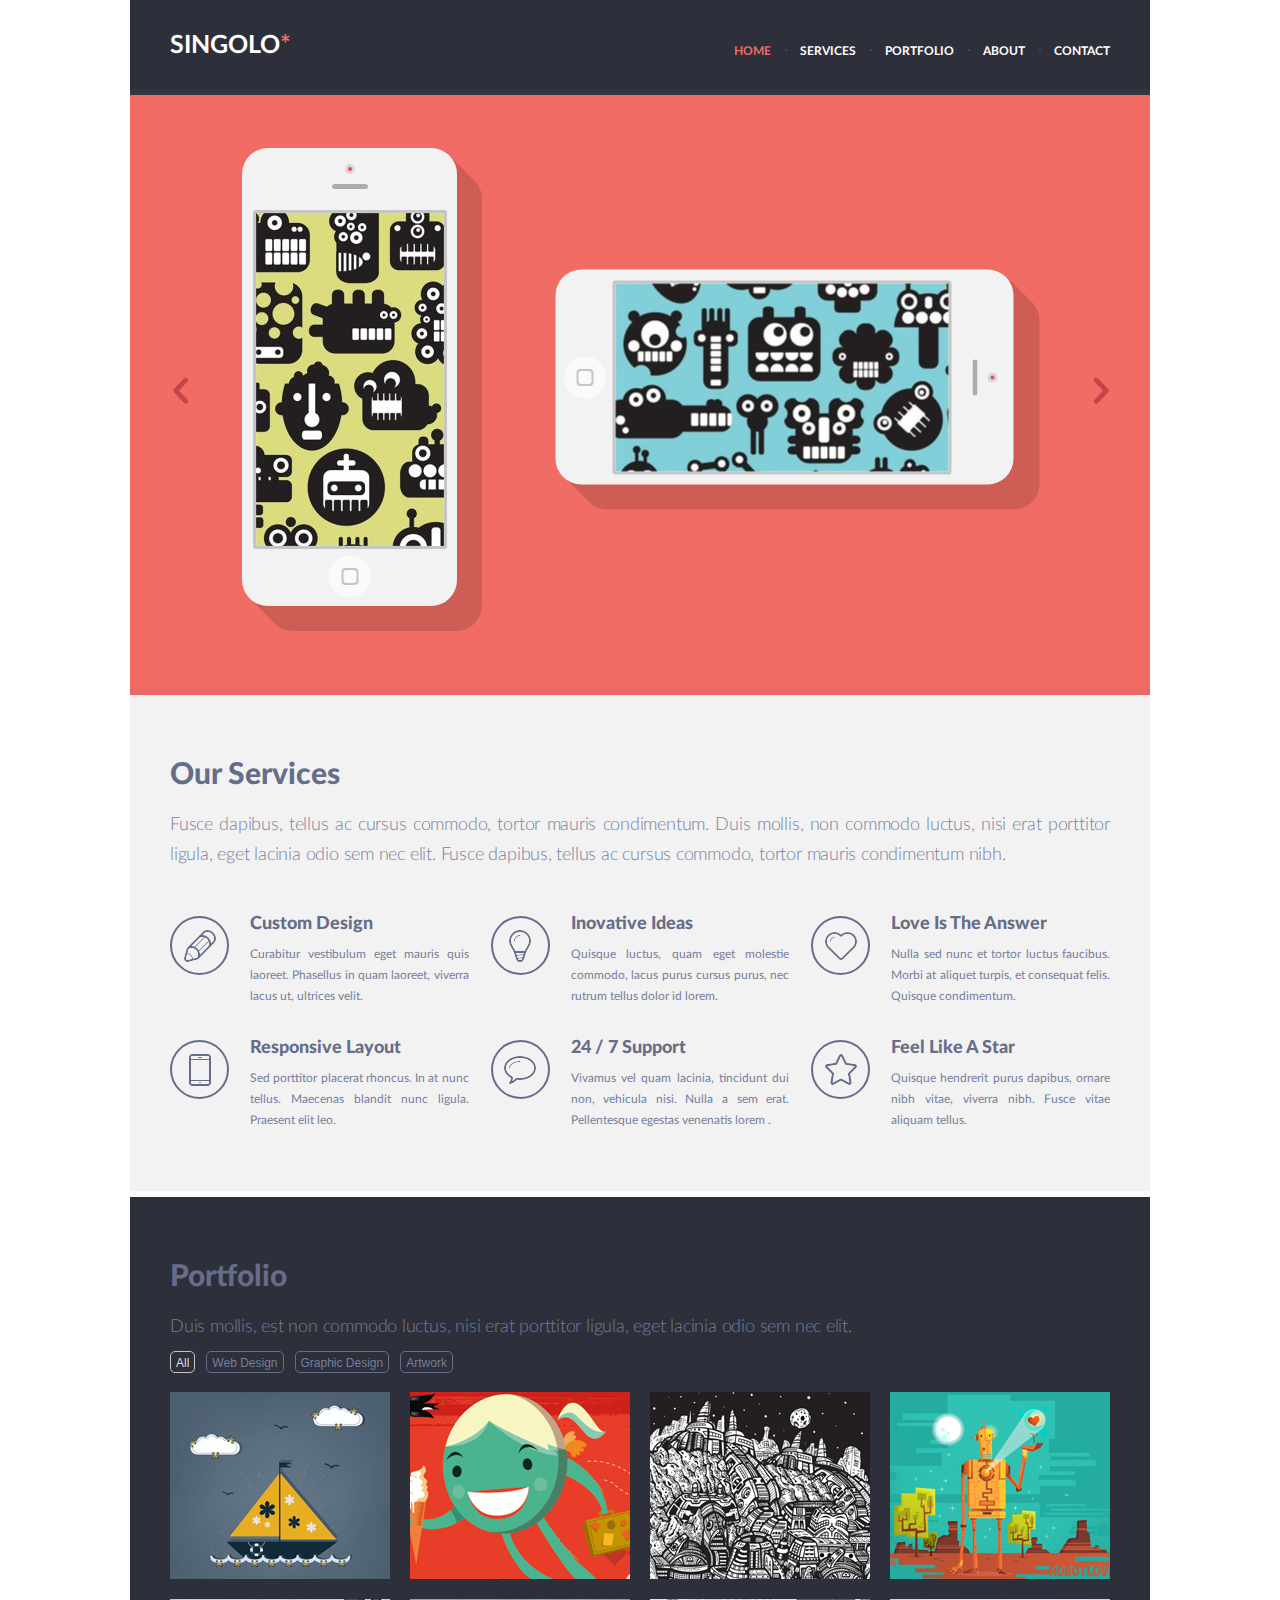
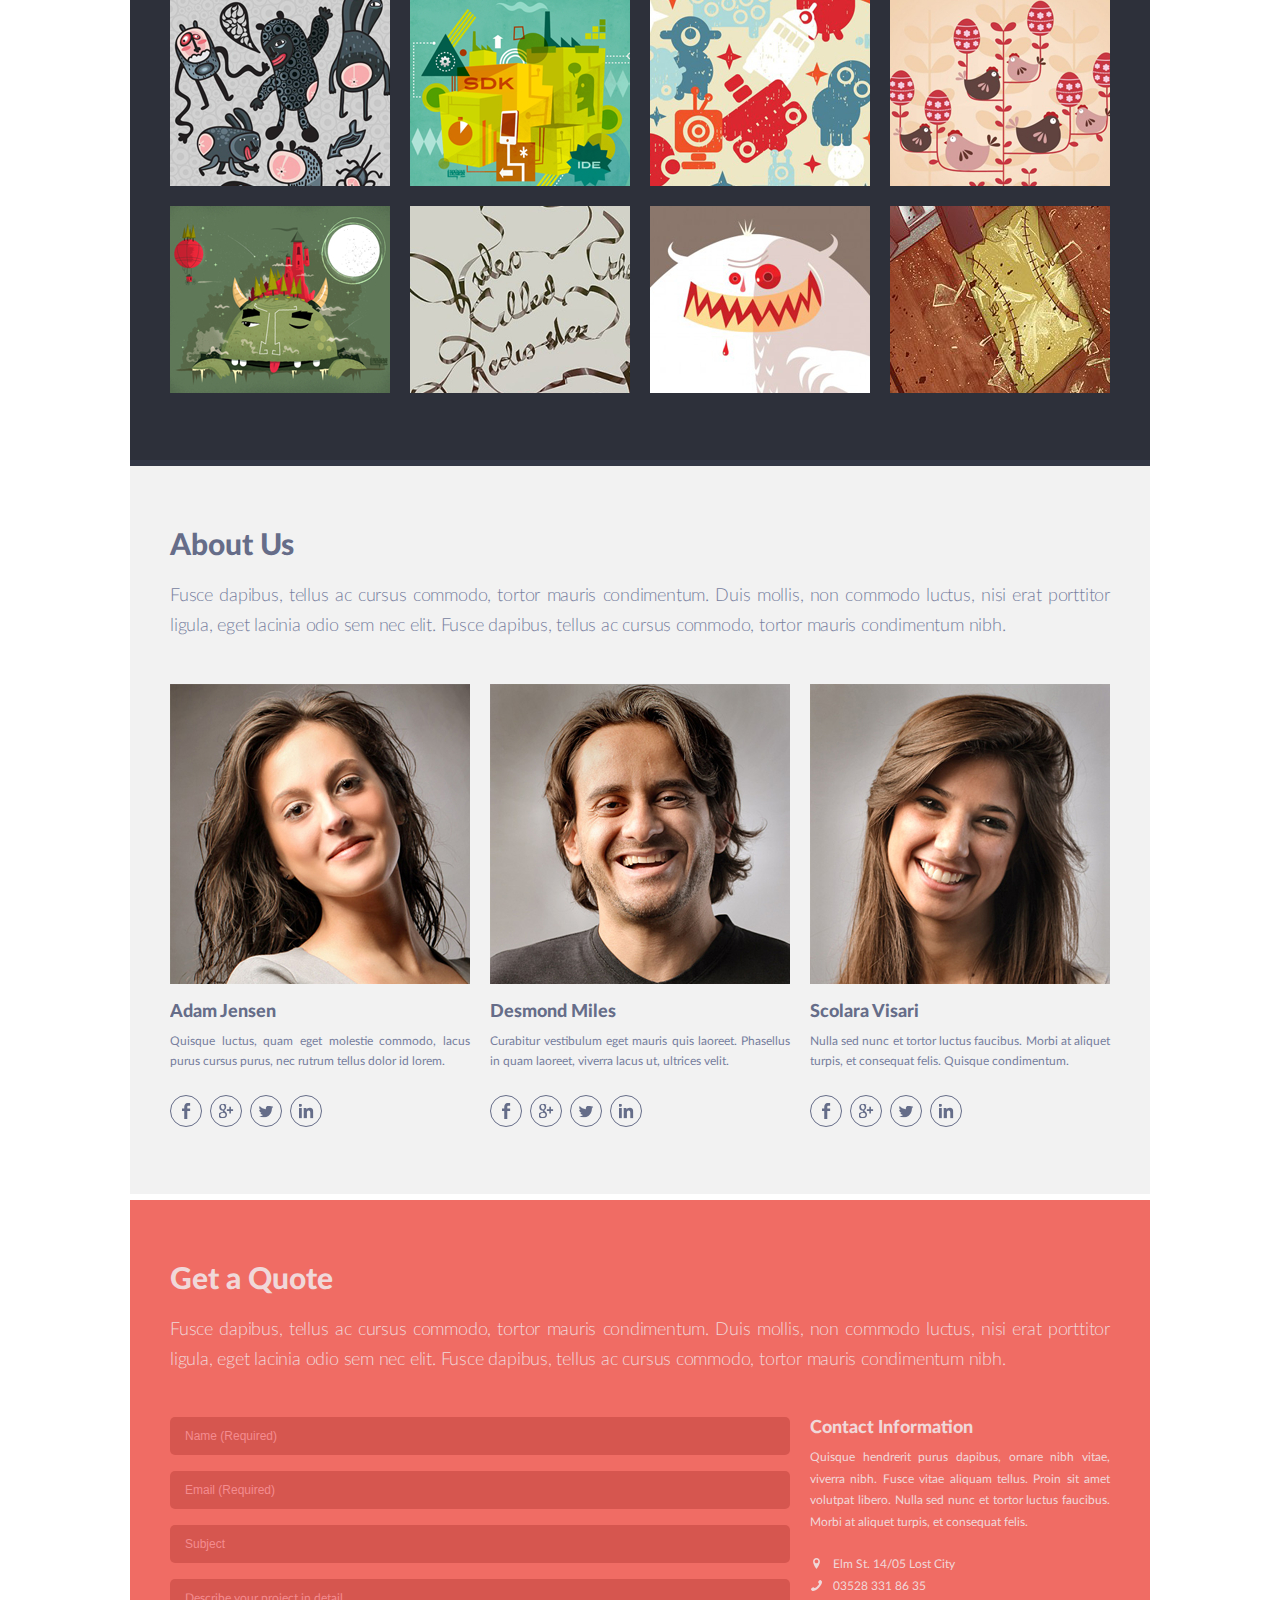
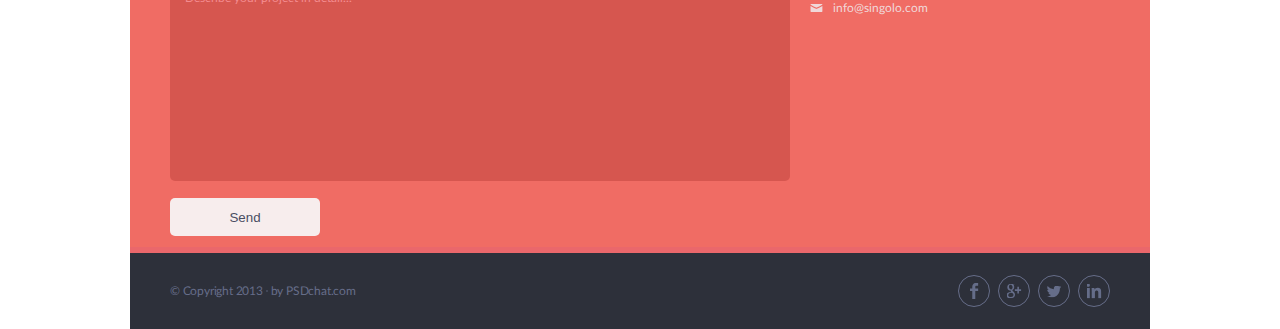
<file: index.html>
<!DOCTYPE html>
<html lang="en">
<head>
  <meta charset="UTF-8">
  <meta name="viewport" content="initial-scale=1.0, width=device-width">
  <meta http-equiv="X-UA-Compatible" content="ie=edge">
  <link rel="stylesheet" href="style.css" />
  <title>Singolo</title>
</head>
<body>

<div class="container">

  <header class="header">
    <h1 class="header__logo">
      <a class="header__link" href="/">Singolo<span class="header__logo-asterisk">*</span></a>
    </h1>
    <nav>
      <ul class="main-menu">
        <li class="main-menu__item"><a class="main-menu__link main-menu__link--active" href="#slider">Home</a></li>
        <li class="main-menu__item"><a class="main-menu__link" href="#services">Services</a></li>
        <li class="main-menu__item"><a class="main-menu__link" href="#portfolio">Portfolio</a></li>
        <li class="main-menu__item"><a class="main-menu__link" href="#about">About</a></li>
        <li class="main-menu__item"><a class="main-menu__link" href="#contacts">Contact</a></li>
      </ul>
    </nav>
  </header>

  <main>

    <section class="slider" id="slider">

      <div class="slide slide--active">
        <div class="device">
          <svg class="device__element device__element--cam">
            <circle r="5" cy="50%" cx="50%" fill="#d8d8d8"/>
            <circle r="2" cy="50%" cx="50%" fill="#eb5055"/>
          </svg>
          <svg class="device__element device__element--speaker">
            <rect width="36" height="5" x="0" y="0" rx="3" ry="3" fill="#acacac"/>
          </svg>
          <svg class="device__element device__element--home">
            <circle r="21" cy="50%" cx="50%" fill="#fafafa"/>
            <rect width="17" height="17" x="14" y="14" rx="4" ry="4" fill="#c5c5c5"/>
            <rect width="13" height="13" x="16" y="16" rx="3" ry="3" fill="#fafafa"/>
          </svg>
          <div class="device__element device__element--screen">
            <img class="device__background" src="assets/img/mobile-bg-1.jpg" width="188" height="333" alt="background">
          </div>
        </div>

        <div class="device device--horizontal">
          <svg class="device__element device__element--cam">
            <circle r="5" cy="50%" cx="50%" fill="#d8d8d8"/>
            <circle r="2" cy="50%" cx="50%" fill="#eb5055"/>
          </svg>
          <svg class="device__element device__element--speaker">
            <rect width="36" height="5" x="0" y="0" rx="3" ry="3" fill="#acacac"/>
          </svg>
          <svg class="device__element device__element--home">
            <circle r="21" cy="50%" cx="50%" fill="#fafafa"/>
            <rect width="17" height="17" x="14" y="14" rx="4" ry="4" fill="#c5c5c5"/>
            <rect width="13" height="13" x="16" y="16" rx="3" ry="3" fill="#fafafa"/>
          </svg>
          <div class="device__element device__element--screen">
            <img class="device__background" src="assets/img/mobile-bg-2.jpg" width="188" height="333" alt="background">
          </div>
        </div>
      </div>
      <div class="slide">
        <div class="device">
          <svg class="device__element device__element--cam">
            <circle r="5" cy="50%" cx="50%" fill="#d8d8d8"/>
            <circle r="2" cy="50%" cx="50%" fill="#eb5055"/>
          </svg>
          <svg class="device__element device__element--speaker">
            <rect width="36" height="5" x="0" y="0" rx="3" ry="3" fill="#acacac"/>
          </svg>
          <svg class="device__element device__element--home">
            <circle r="21" cy="50%" cx="50%" fill="#fafafa"/>
            <rect width="17" height="17" x="14" y="14" rx="4" ry="4" fill="#c5c5c5"/>
            <rect width="13" height="13" x="16" y="16" rx="3" ry="3" fill="#fafafa"/>
          </svg>
          <div class="device__element device__element--screen">
            <img class="device__background" src="assets/img/mobile-bg-1.jpg" width="188" height="333" alt="background">
          </div>
        </div>

        <div class="device device--horizontal">
          <svg class="device__element device__element--cam">
            <circle r="5" cy="50%" cx="50%" fill="#d8d8d8"/>
            <circle r="2" cy="50%" cx="50%" fill="#eb5055"/>
          </svg>
          <svg class="device__element device__element--speaker">
            <rect width="36" height="5" x="0" y="0" rx="3" ry="3" fill="#acacac"/>
          </svg>
          <svg class="device__element device__element--home">
            <circle r="21" cy="50%" cx="50%" fill="#fafafa"/>
            <rect width="17" height="17" x="14" y="14" rx="4" ry="4" fill="#c5c5c5"/>
            <rect width="13" height="13" x="16" y="16" rx="3" ry="3" fill="#fafafa"/>
          </svg>
          <div class="device__element device__element--screen">
            <img class="device__background" src="assets/img/mobile-bg-2.jpg" width="188" height="333" alt="background">
          </div>
        </div>
      </div>

      <div class="slider-nav">
        <button class="slider-nav__btn slider-nav__btn--prev" aria-label="previous">Previous</button>
        <button class="slider-nav__btn slider-nav__btn--next" aria-label="next">Next</button>
      </div>

    </section>

    <section class="services" id="services">
      <h2 class="section-title">Our Services</h2>

      <p class="section-desc">Fusce dapibus, tellus ac cursus commodo, tortor mauris condimentum. Duis mollis,
                                     non
        commodo luctus, nisi erat porttitor ligula, eget lacinia odio sem nec elit. Fusce dapibus, tellus ac cursus commodo,
        tortor mauris condimentum nibh.</p>

      <div class="services-grid">
        <div class="service-item">
          <div class="service-item__icon">
            <img src="assets/img/icon/pen.png" alt="a pen">
          </div>
          <h3 class="service-item__title">Custom Design</h3>
          <p class="service-item__text">Curabitur vestibulum eget mauris quis laoreet. Phasellus in quam laoreet,
           viverra lacus ut, ultrices velit.</p>
        </div>
        <div class="service-item">
          <div class="service-item__icon">
            <img src="assets/img/icon/lamp.png" alt="a lamp">
          </div>
          <h3 class="service-item__title">Inovative Ideas</h3>
          <p class="service-item__text">Quisque luctus, quam eget molestie commodo, lacus purus cursus purus, nec rutrum tellus dolor id lorem.</p>
        </div>
        <div class="service-item">
          <div class="service-item__icon">
            <img src="assets/img/icon/heart.png" alt="a heart">
          </div>
          <h3 class="service-item__title">Love Is The Answer</h3>
          <p class="service-item__text">Nulla sed nunc et tortor luctus faucibus. Morbi at aliquet turpis, et consequat felis. Quisque condimentum.</p>
        </div>
        <div class="service-item">
          <div class="service-item__icon">
            <img src="assets/img/icon/phone.png" alt="a phone">
          </div>
          <h3 class="service-item__title">Responsive Layout</h3>
          <p class="service-item__text">Sed porttitor placerat rhoncus. In at nunc tellus. Maecenas blandit nunc ligula. Praesent elit leo.</p>
        </div>
        <div class="service-item">
          <div class="service-item__icon">
            <img src="assets/img/icon/bubble.png" alt="a bubble">
          </div>
          <h3 class="service-item__title">24 / 7 Support</h3>
          <p class="service-item__text">Vivamus vel quam lacinia, tincidunt dui non, vehicula nisi. Nulla a sem erat. Pellentesque egestas venenatis lorem .</p>
        </div>
        <div class="service-item">
          <div class="service-item__icon">
            <img src="assets/img/icon/star.png" alt="a star">
          </div>
          <h3 class="service-item__title">Feel Like A Star</h3>
          <p class="service-item__text">Quisque hendrerit purus dapibus, ornare nibh vitae, viverra nibh. Fusce vitae aliquam tellus.</p>
        </div>
      </div>
    </section>

    <section class="portfolio" id="portfolio">
      <h2 class="section-title">Portfolio</h2>
      <p class="section-desc">Duis mollis, est non commodo luctus, nisi erat porttitor ligula, eget lacinia odio sem nec elit.</p>

      <div class="portfolio-gallery">
        <ul class="filters">
          <li class="filters__item">
            <button class="filters__button filters__button--active" aria-label="All">All</button>
          </li>
          <li class="filters__item">
            <button class="filters__button" aria-label="Web Design">Web Design</button>
          </li>
          <li class="filters__item">
            <button class="filters__button" aria-label="Graphic Design">Graphic Design</button>
          </li>
          <li class="filters__item">
            <button class="filters__button" aria-label="Artwork">Artwork</button>
          </li>
        </ul>

        <div class="portfolio-grid">
          <figure class="portfolio-item">
            <img src="assets/img/portfolio/portfolio-01.jpg" alt="portfolio work-1">
          </figure>
          <figure class="portfolio-item">
            <img src="assets/img/portfolio/portfolio-02.jpg" alt="portfolio work-2">
          </figure>
          <figure class="portfolio-item">
            <img src="assets/img/portfolio/portfolio-03.jpg" alt="portfolio work-3">
          </figure>
          <figure class="portfolio-item">
            <img src="assets/img/portfolio/portfolio-04.jpg" alt="portfolio work-4">
          </figure>
          <figure class="portfolio-item">
            <img src="assets/img/portfolio/portfolio-05.jpg" alt="portfolio work-5">
          </figure>
          <figure class="portfolio-item">
            <img src="assets/img/portfolio/portfolio-06.jpg" alt="portfolio work-6">
          </figure>
          <figure class="portfolio-item">
            <img src="assets/img/portfolio/portfolio-07.jpg" alt="portfolio work-7">
          </figure>
          <figure class="portfolio-item">
            <img src="assets/img/portfolio/portfolio-08.jpg" alt="portfolio work-8">
          </figure>
          <figure class="portfolio-item">
            <img src="assets/img/portfolio/portfolio-09.jpg" alt="portfolio work-9">
          </figure>
          <figure class="portfolio-item">
            <img src="assets/img/portfolio/portfolio-10.jpg" alt="portfolio work-10">
          </figure>
          <figure class="portfolio-item">
            <img src="assets/img/portfolio/portfolio-11.jpg" alt="portfolio work-11">
          </figure>
          <figure class="portfolio-item">
            <img src="assets/img/portfolio/portfolio-12.jpg" alt="portfolio work-12">
          </figure>
        </div>

      </div>
    </section>

    <section class="about" id="about">
      <h2 class="section-title">About Us</h2>
      <p class="section-desc">Fusce dapibus, tellus ac cursus commodo, tortor mauris condimentum. Duis mollis,
                                   non commodo luctus, nisi erat porttitor ligula, eget lacinia odio sem nec elit.
                                   Fusce dapibus, tellus ac cursus commodo, tortor mauris condimentum nibh.</p>

      <div class="team">
        <div class="team-item">
          <img src="assets/img/team/team-01.jpg" alt="Adam Jensen">
          <p class="team-item__name">Adam Jensen</p>
          <p class="team-item__text">Quisque luctus, quam eget molestie commodo, lacus purus cursus purus, nec rutrum tellus dolor id lorem.</p>
          <ul class="social-icons">
            <li class="social-icons__icon">
              <a class="social-icons__link social-icons__link--facebook" href="#">facebook</a>
            </li>
            <li class="social-icons__icon">
              <a class="social-icons__link social-icons__link--gplus" href="#">google-plus</a>
            </li>
            <li class="social-icons__icon">
              <a class="social-icons__link social-icons__link--twitter" href="#">twitter</a>
            </li>
            <li class="social-icons__icon">
              <a class="social-icons__link social-icons__link--linkedin" href="#">linkedin</a>
            </li>
          </ul>
        </div>
        <div class="team-item">
          <img src="assets/img/team/team-02.jpg" alt="Desmond Miles">
          <p class="team-item__name">Desmond Miles</p>
          <p class="team-item__text">Curabitur vestibulum eget mauris quis laoreet. Phasellus in quam laoreet, viverra lacus ut, ultrices velit.</p>
          <ul class="social-icons">
            <li class="social-icons__icon">
              <a class="social-icons__link social-icons__link--facebook" href="#">facebook</a>
            </li>
            <li class="social-icons__icon">
              <a class="social-icons__link social-icons__link--gplus" href="#">google-plus</a>
            </li>
            <li class="social-icons__icon">
              <a class="social-icons__link social-icons__link--twitter" href="#">twitter</a>
            </li>
            <li class="social-icons__icon">
              <a class="social-icons__link social-icons__link--linkedin" href="#">linkedin</a>
            </li>
          </ul>
        </div>
        <div class="team-item">
          <img src="assets/img/team/team-03.jpg" alt="Scolara Visari">
          <p class="team-item__name">Scolara Visari</p>
          <p class="team-item__text">Nulla sed nunc et tortor luctus faucibus. Morbi at aliquet turpis, et consequat felis. Quisque condimentum.</p>
          <ul class="social-icons">
            <li class="social-icons__icon">
              <a class="social-icons__link social-icons__link--facebook" href="#">facebook</a>
            </li>
            <li class="social-icons__icon">
              <a class="social-icons__link social-icons__link--gplus" href="#">google-plus</a>
            </li>
            <li class="social-icons__icon">
              <a class="social-icons__link social-icons__link--twitter" href="#">twitter</a>
            </li>
            <li class="social-icons__icon">
              <a class="social-icons__link social-icons__link--linkedin" href="#">linkedin</a>
            </li>
          </ul>
        </div>
      </div>

    </section>

    <section class="contacts" id="contacts">
      <h2 class="section-title">Get a Quote</h2>
      <p class="section-desc">Fusce dapibus, tellus ac cursus commodo, tortor mauris condimentum. Duis mollis, non
                              commodo luctus, nisi erat porttitor ligula, eget lacinia odio sem nec elit. Fusce
                              dapibus, tellus ac cursus commodo, tortor mauris condimentum nibh.</p>

      <div class="contacts__content">

        <form class="form" action="#" method="post">
          <input class="form__input" type="text" name="name" placeholder="Name (Required)" required>
          <input class="form__input" type="email" name="email" placeholder="Email (Required)" required>
          <input class="form__input" type="text" name="subject" placeholder="Subject">
          <textarea class="form__textarea" name="message" placeholder="Describe your project in detail..."></textarea>
          <button class="form__button" type="submit" aria-label="Send">Send</button>
        </form>

        <div class="contacts-info">
          <h3 class="contacts-info__title">Contact Information</h3>
          <p class="contacts-info__desc">Quisque hendrerit purus dapibus, ornare nibh vitae, viverra nibh. Fusce
                                         vitae aliquam tellus. Proin sit amet volutpat libero. Nulla sed nunc et
                                         tortor luctus faucibus. Morbi at aliquet turpis, et consequat felis. </p>
          <ul class="contacts-list">
            <li class="contacts-list__item contacts-list__item--location">Elm St. 14/05 Lost City</li>
            <li class="contacts-list__item contacts-list__item--phone">
              <a href="tel:035283318635">03528 331 86 35</a>
            </li>
            <li class="contacts-list__item contacts-list__item--email">
              <a href="mailto:info@singolo.com">info@singolo.com</a>
            </li>

          </ul>
        </div>
      </div>


    </section>

    <footer class="footer">
      <span>&copy; Copyright 2013 <span class="source">by PSDchat.com</span></span>
      <ul class="social-icons">
            <li class="social-icons__icon">
              <a class="social-icons__link social-icons__link--facebook" href="#">facebook</a>
            </li>
            <li class="social-icons__icon">
              <a class="social-icons__link social-icons__link--gplus" href="#">google-plus</a>
            </li>
            <li class="social-icons__icon">
              <a class="social-icons__link social-icons__link--twitter" href="#">twitter</a>
            </li>
            <li class="social-icons__icon">
              <a class="social-icons__link social-icons__link--linkedin" href="#">linkedin</a>
            </li>
          </ul>
    </footer>

  </main>

</div>

<div class="overlay"></div>
<div class="modal">
  <div class="modal__content">
    <p class="modal__title">The letter was sent </p>
    <ul class="modal__result"></ul>
  </div>
  <div class="modal__footer">
    <button class="modal__button button--ok">OK</button>
  </div>
  <button class="modal__button button--close">close</button>
</div>

<script src="script.js"></script>
</body>
</html>
</file>
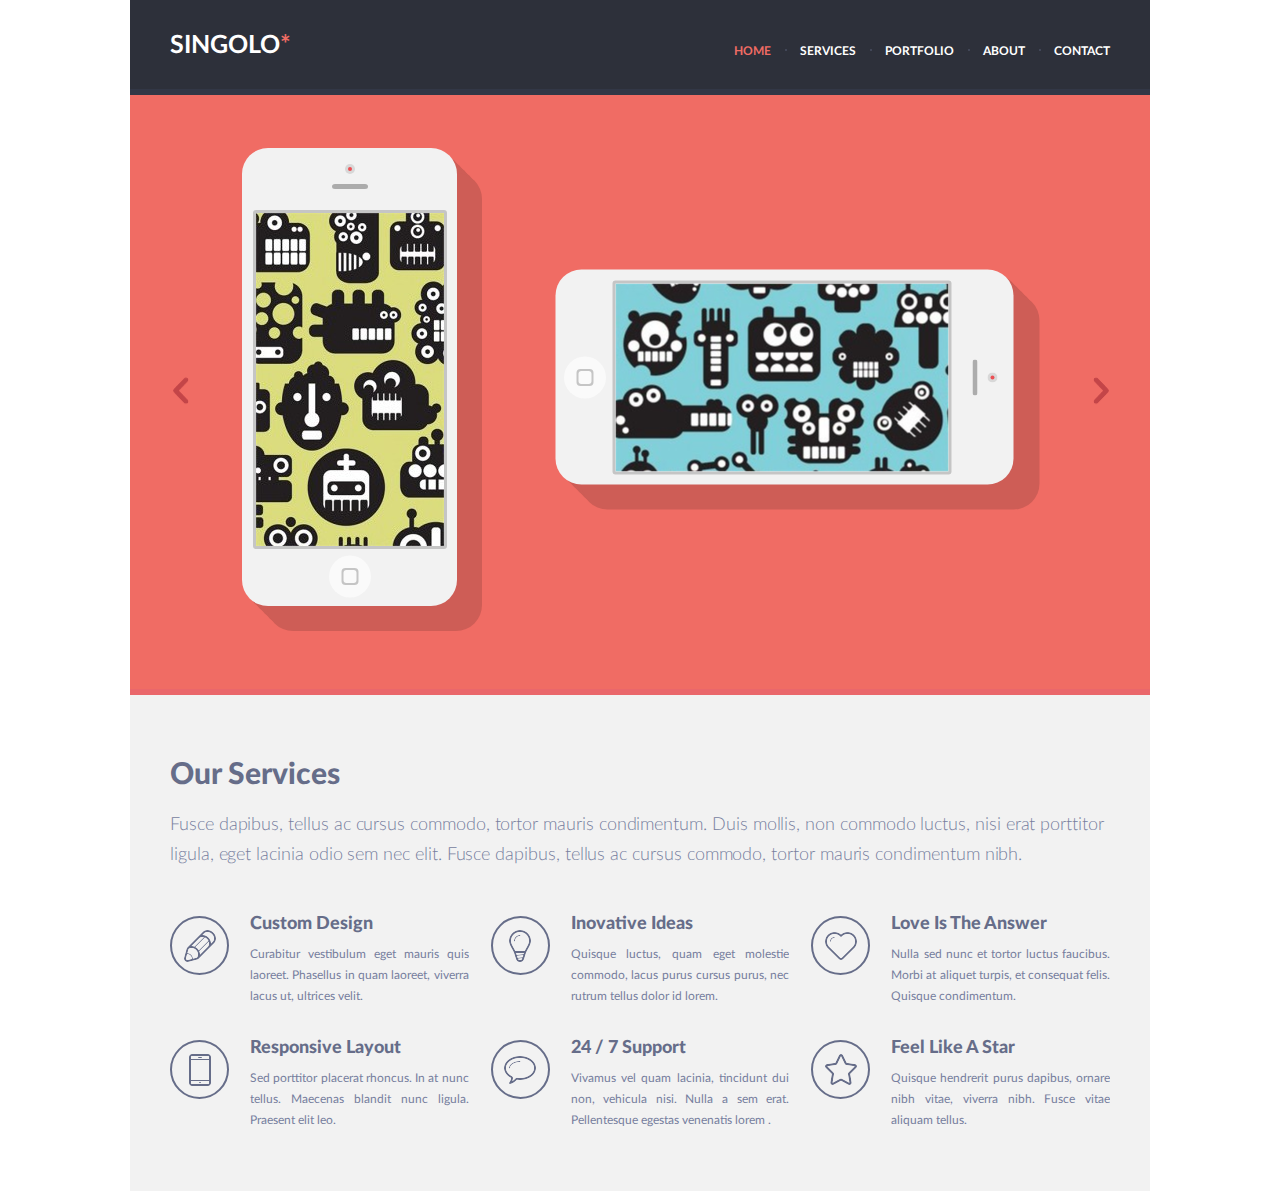
<file: singolo1.html>
<!DOCTYPE html>
<html lang="en">
<head>
  <meta charset="UTF-8">
  <meta name="viewport" content="initial-scale=1.0, width=device-width">
  <meta http-equiv="X-UA-Compatible" content="ie=edge">
  <link rel="stylesheet" href="singolo1.css" />
  <title>Singolo1</title>
</head>
<body>

<div class="container">

  <header class="header">
    <h1 class="header__logo">
      <a class="header__link" href="/">Singolo<span class="header__logo-asterisk">*</span></a>
    </h1>
    <nav>
      <ul class="main-menu">
        <li class="main-menu__item"><a class="main-menu__link main-menu__link--active" href="#">Home</a></li>
        <li class="main-menu__item"><a class="main-menu__link" href="#">Services</a></li>
        <li class="main-menu__item"><a class="main-menu__link" href="#">Portfolio</a></li>
        <li class="main-menu__item"><a class="main-menu__link" href="#">About</a></li>
        <li class="main-menu__item"><a class="main-menu__link" href="#">Contact</a></li>
      </ul>
    </nav>
  </header>

  <main>

    <section class="slider">

      <div class="slide">
        <div class="device">
          <svg class="device__element device__element--cam">
            <circle r="5" cy="50%" cx="50%" fill="#d8d8d8"/>
            <circle r="2" cy="50%" cx="50%" fill="#eb5055"/>
          </svg>
          <svg class="device__element device__element--speaker">
            <rect width="36" height="5" x="0" y="0" rx="3" ry="3" fill="#acacac"/>
          </svg>
          <svg class="device__element device__element--home">
            <circle r="21" cy="50%" cx="50%" fill="#fafafa"/>
            <rect width="17" height="17" x="14" y="14" rx="4" ry="4" fill="#c5c5c5"/>
            <rect width="13" height="13" x="16" y="16" rx="3" ry="3" fill="#fafafa"/>
          </svg>
          <img class="device__background" src="assets/img/mobile-bg-1.jpg" width="188" height="333" alt="background">
        </div>

        <div class="device device--horizontal">
          <svg class="device__element device__element--cam">
            <circle r="5" cy="50%" cx="50%" fill="#d8d8d8"/>
            <circle r="2" cy="50%" cx="50%" fill="#eb5055"/>
          </svg>
          <svg class="device__element device__element--speaker">
            <rect width="36" height="5" x="0" y="0" rx="3" ry="3" fill="#acacac"/>
          </svg>
          <svg class="device__element device__element--home">
            <circle r="21" cy="50%" cx="50%" fill="#fafafa"/>
            <rect width="17" height="17" x="14" y="14" rx="4" ry="4" fill="#c5c5c5"/>
            <rect width="13" height="13" x="16" y="16" rx="3" ry="3" fill="#fafafa"/>
          </svg>
          <img class="device__background" src="assets/img/mobile-bg-2.jpg" width="188" height="333" alt="background">
        </div>
      </div>

      <div class="slider-nav">
        <button class="slider-nav__btn slider-nav__btn--prev" aria-label="previous">Previous</button>
        <button class="slider-nav__btn slider-nav__btn--next" aria-label="next">Next</button>
      </div>

    </section>

    <section class="services">
      <h2 class="services__block-title">Our Services</h2>

      <p class="services__block-desc">Fusce dapibus, tellus ac cursus commodo, tortor mauris condimentum. Duis mollis,
                                     non
        commodo luctus, nisi erat porttitor ligula, eget lacinia odio sem nec elit. Fusce dapibus, tellus ac cursus commodo,
        tortor mauris condimentum nibh.</p>

      <div class="services-grid">
        <div class="service-item">
          <div class="service-item__icon">
            <img src="assets/img/icon/pen.png" alt="a pen">
          </div>
          <h3 class="service-item__title">Custom Design</h3>
          <p class="service-item__text">Curabitur vestibulum eget mauris quis laoreet. Phasellus in quam laoreet,
           viverra lacus ut, ultrices velit.</p>
        </div>
        <div class="service-item">
          <div class="service-item__icon">
            <img src="assets/img/icon/lamp.png" alt="a lamp">
          </div>
          <h3 class="service-item__title">Inovative Ideas</h3>
          <p class="service-item__text">Quisque luctus, quam eget molestie commodo, lacus purus cursus purus, nec rutrum tellus dolor id lorem.</p>
        </div>
        <div class="service-item">
          <div class="service-item__icon">
            <img src="assets/img/icon/heart.png" alt="a heart">
          </div>
          <h3 class="service-item__title">Love Is The Answer</h3>
          <p class="service-item__text">Nulla sed nunc et tortor luctus faucibus. Morbi at aliquet turpis, et consequat felis. Quisque condimentum.</p>
        </div>
        <div class="service-item">
          <div class="service-item__icon">
            <img src="assets/img/icon/phone.png" alt="a phone">
          </div>
          <h3 class="service-item__title">Responsive Layout</h3>
          <p class="service-item__text">Sed porttitor placerat rhoncus. In at nunc tellus. Maecenas blandit nunc ligula. Praesent elit leo.</p>
        </div>
        <div class="service-item">
          <div class="service-item__icon">
            <img src="assets/img/icon/bubble.png" alt="a bubble">
          </div>
          <h3 class="service-item__title">24 / 7 Support</h3>
          <p class="service-item__text">Vivamus vel quam lacinia, tincidunt dui non, vehicula nisi. Nulla a sem erat. Pellentesque egestas venenatis lorem .</p>
        </div>
        <div class="service-item">
          <div class="service-item__icon">
            <img src="assets/img/icon/star.png" alt="a star">
          </div>
          <h3 class="service-item__title">Feel Like A Star</h3>
          <p class="service-item__text">Quisque hendrerit purus dapibus, ornare nibh vitae, viverra nibh. Fusce vitae aliquam tellus.</p>
        </div>
      </div>
    </section>

  </main>

</div>

</body>
</html>
</file>
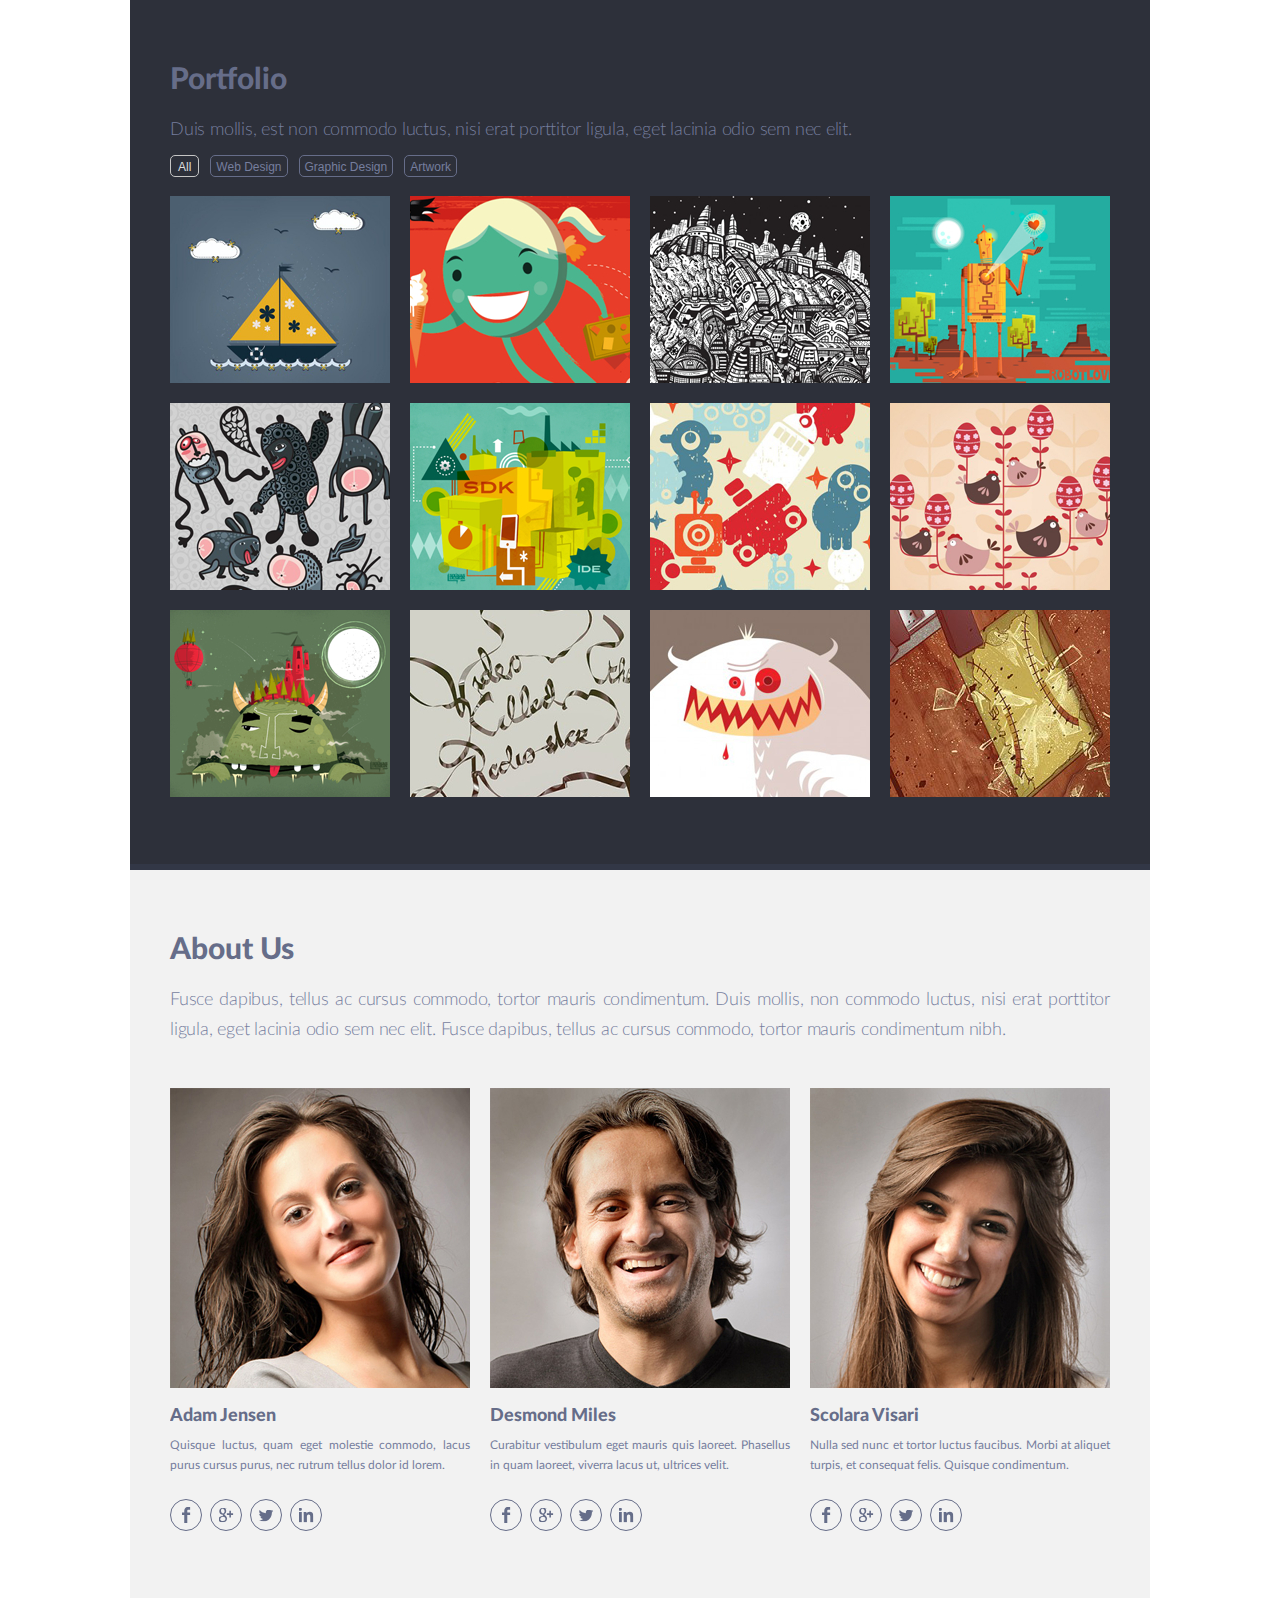
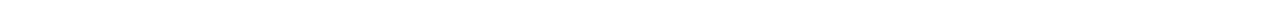
<file: singolo2.html>
<!DOCTYPE html>
<html lang="en">
<head>
  <meta charset="UTF-8">
  <meta name="viewport" content="initial-scale=1.0, width=device-width">
  <meta http-equiv="X-UA-Compatible" content="ie=edge">
  <link rel="stylesheet" href="singolo2.css"/>
  <title>Singolo2</title>
</head>
<body>

<div class="container">

  <main>

    <section class="portfolio">
      <h2 class="section-title">Portfolio</h2>
      <p class="section-desc">Duis mollis, est non commodo luctus, nisi erat porttitor ligula, eget lacinia odio sem nec elit.</p>

      <div class="portfolio-gallery">
        <ul class="filters">
          <li class="filters__item">
            <button class="filters__button filters__button--active" aria-label="All">All</button>
          </li>
          <li class="filters__item">
            <button class="filters__button" aria-label="Web Design">Web Design</button>
          </li>
          <li class="filters__item">
            <button class="filters__button" aria-label="Graphic Design">Graphic Design</button>
          </li>
          <li class="filters__item">
            <button class="filters__button" aria-label="Artwork">Artwork</button>
          </li>
        </ul>

        <div class="portfolio-grid">
          <figure class="portfolio-item">
            <img src="assets/img/portfolio/portfolio-01.jpg" alt="portfolio work-1">
          </figure>
          <figure class="portfolio-item">
            <img src="assets/img/portfolio/portfolio-02.jpg" alt="portfolio work-2">
          </figure>
          <figure class="portfolio-item">
            <img src="assets/img/portfolio/portfolio-03.jpg" alt="portfolio work-3">
          </figure>
          <figure class="portfolio-item">
            <img src="assets/img/portfolio/portfolio-04.jpg" alt="portfolio work-4">
          </figure>
          <figure class="portfolio-item">
            <img src="assets/img/portfolio/portfolio-05.jpg" alt="portfolio work-5">
          </figure>
          <figure class="portfolio-item">
            <img src="assets/img/portfolio/portfolio-06.jpg" alt="portfolio work-6">
          </figure>
          <figure class="portfolio-item">
            <img src="assets/img/portfolio/portfolio-07.jpg" alt="portfolio work-7">
          </figure>
          <figure class="portfolio-item">
            <img src="assets/img/portfolio/portfolio-08.jpg" alt="portfolio work-8">
          </figure>
          <figure class="portfolio-item">
            <img src="assets/img/portfolio/portfolio-09.jpg" alt="portfolio work-9">
          </figure>
          <figure class="portfolio-item">
            <img src="assets/img/portfolio/portfolio-10.jpg" alt="portfolio work-10">
          </figure>
          <figure class="portfolio-item">
            <img src="assets/img/portfolio/portfolio-11.jpg" alt="portfolio work-11">
          </figure>
          <figure class="portfolio-item">
            <img src="assets/img/portfolio/portfolio-12.jpg" alt="portfolio work-12">
          </figure>
          <figure class="portfolio-item">
            <img src="assets/img/portfolio/portfolio-12.jpg" alt="portfolio work-12">
          </figure>
          <figure class="portfolio-item">
            <img src="assets/img/portfolio/portfolio-12.jpg" alt="portfolio work-12">
          </figure>
          <figure class="portfolio-item">
            <img src="assets/img/portfolio/portfolio-12.jpg" alt="portfolio work-12">
          </figure>
        </div>

      </div>
    </section>

    <section class="about">
      <h2 class="section-title">About Us</h2>
      <p class="section-desc">Fusce dapibus, tellus ac cursus commodo, tortor mauris condimentum. Duis mollis,
                                   non commodo luctus, nisi erat porttitor ligula, eget lacinia odio sem nec elit.
                                   Fusce dapibus, tellus ac cursus commodo, tortor mauris condimentum nibh.</p>

      <div class="team">
        <div class="team-item">
          <img src="assets/img/team/team-01.jpg" alt="Adam Jensen">
          <p class="team-item__name">Adam Jensen</p>
          <p class="team-item__text">Quisque luctus, quam eget molestie commodo, lacus purus cursus purus, nec rutrum tellus dolor id lorem.</p>
          <ul class="social-icons">
            <li class="social-icons__icon">
              <a class="social-icons__link social-icons__link--facebook" href="#">facebook</a>
            </li>
            <li class="social-icons__icon">
              <a class="social-icons__link social-icons__link--gplus" href="#">google-plus</a>
            </li>
            <li class="social-icons__icon">
              <a class="social-icons__link social-icons__link--twitter" href="#">twitter</a>
            </li>
            <li class="social-icons__icon">
              <a class="social-icons__link social-icons__link--linkedin" href="#">linkedin</a>
            </li>
          </ul>
        </div>
        <div class="team-item">
          <img src="assets/img/team/team-02.jpg" alt="Desmond Miles">
          <p class="team-item__name">Desmond Miles</p>
          <p class="team-item__text">Curabitur vestibulum eget mauris quis laoreet. Phasellus in quam laoreet, viverra lacus ut, ultrices velit.</p>
          <ul class="social-icons">
            <li class="social-icons__icon">
              <a class="social-icons__link social-icons__link--facebook" href="#">facebook</a>
            </li>
            <li class="social-icons__icon">
              <a class="social-icons__link social-icons__link--gplus" href="#">google-plus</a>
            </li>
            <li class="social-icons__icon">
              <a class="social-icons__link social-icons__link--twitter" href="#">twitter</a>
            </li>
            <li class="social-icons__icon">
              <a class="social-icons__link social-icons__link--linkedin" href="#">linkedin</a>
            </li>
          </ul>
        </div>
        <div class="team-item">
          <img src="assets/img/team/team-03.jpg" alt="Scolara Visari">
          <p class="team-item__name">Scolara Visari</p>
          <p class="team-item__text">Nulla sed nunc et tortor luctus faucibus. Morbi at aliquet turpis, et consequat felis. Quisque condimentum.</p>
          <ul class="social-icons">
            <li class="social-icons__icon">
              <a class="social-icons__link social-icons__link--facebook" href="#">facebook</a>
            </li>
            <li class="social-icons__icon">
              <a class="social-icons__link social-icons__link--gplus" href="#">google-plus</a>
            </li>
            <li class="social-icons__icon">
              <a class="social-icons__link social-icons__link--twitter" href="#">twitter</a>
            </li>
            <li class="social-icons__icon">
              <a class="social-icons__link social-icons__link--linkedin" href="#">linkedin</a>
            </li>
          </ul>
        </div>
      </div>

    </section>

  </main>

</div>

</body>
</html>
</file>
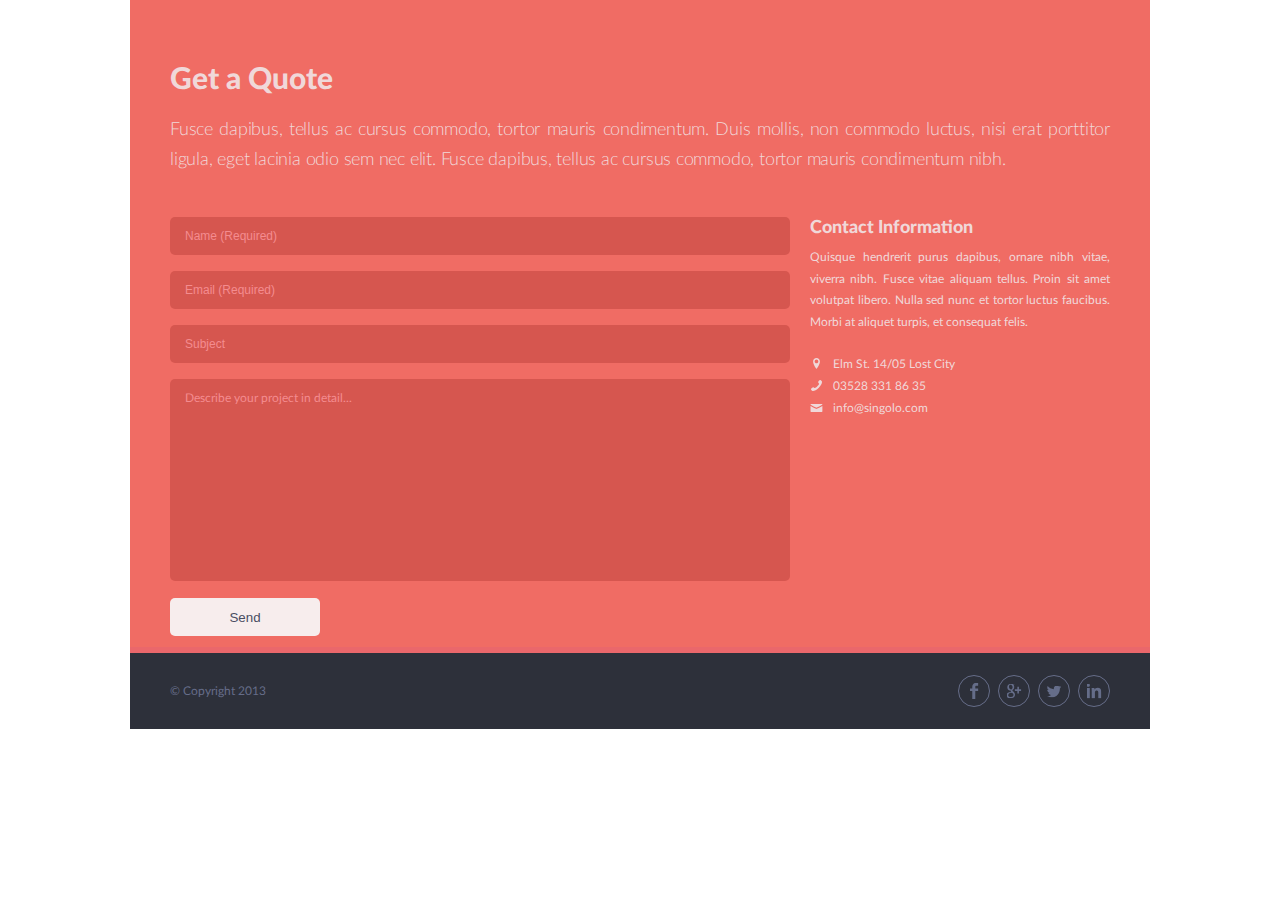
<file: singolo3.html>
<!DOCTYPE html>
<html lang="en">
<head>
  <meta charset="UTF-8">
  <meta name="viewport" content="initial-scale=1.0, width=device-width">
  <meta http-equiv="X-UA-Compatible" content="ie=edge">
  <link rel="stylesheet" href="singolo3.css"/>
  <title>Singolo3</title>
</head>
<body>

<div class="container">

  <main>

    <section class="contacts">
      <h2 class="section-title">Get a Quote</h2>
      <p class="section-desc">Fusce dapibus, tellus ac cursus commodo, tortor mauris condimentum. Duis mollis, non
                              commodo luctus, nisi erat porttitor ligula, eget lacinia odio sem nec elit. Fusce
                              dapibus, tellus ac cursus commodo, tortor mauris condimentum nibh.</p>

      <div class="contacts__content">

        <form class="form" action="#" method="post">
          <input class="form__input" type="text" name="name" placeholder="Name (Required)" required>
          <input class="form__input" type="email" name="email" placeholder="Email (Required)" required>
          <input class="form__input" type="text" name="subject" placeholder="Subject">
          <textarea class="form__textarea" name="message" placeholder="Describe your project in detail..."></textarea>
          <button class="form__button" type="submit" aria-label="Send">Send</button>
        </form>

        <div class="contacts-info">
          <h3 class="contacts-info__title">Contact Information</h3>
          <p class="contacts-info__desc">Quisque hendrerit purus dapibus, ornare nibh vitae, viverra nibh. Fusce
                                         vitae aliquam tellus. Proin sit amet volutpat libero. Nulla sed nunc et
                                         tortor luctus faucibus. Morbi at aliquet turpis, et consequat felis. </p>
          <ul class="contacts-list">
            <li class="contacts-list__item contacts-list__item--location">Elm St. 14/05 Lost City</li>
            <li class="contacts-list__item contacts-list__item--phone">
              <a href="tel:035283318635">03528 331 86 35</a>
            </li>
            <li class="contacts-list__item contacts-list__item--email">
              <a href="mailto:info@singolo.com">info@singolo.com</a>
            </li>

          </ul>
        </div>
      </div>


    </section>

    <footer class="footer">
      <span>&copy; Copyright 2013</span>
      <ul class="social-icons">
            <li class="social-icons__icon">
              <a class="social-icons__link social-icons__link--facebook" href="#">facebook</a>
            </li>
            <li class="social-icons__icon">
              <a class="social-icons__link social-icons__link--gplus" href="#">google-plus</a>
            </li>
            <li class="social-icons__icon">
              <a class="social-icons__link social-icons__link--twitter" href="#">twitter</a>
            </li>
            <li class="social-icons__icon">
              <a class="social-icons__link social-icons__link--linkedin" href="#">linkedin</a>
            </li>
          </ul>
    </footer>

  </main>

</div>

</body>
</html>
</file>
<file: style.css>
@font-face {
    font-family: Lato;
    font-weight: 300;
    src: url(assets/fonts/Lato-Light.woff2);
}
@font-face {
    font-family: Lato;
    font-weight: 400;
    src: url(assets/fonts/Lato-Regular.woff2);
}
@font-face {
    font-family: Lato;
    font-weight: 700;
    src: url(assets/fonts/Lato-Bold.woff2);
}
@font-face {
    font-family: Lato;
    font-weight: 900;
    src: url(assets/fonts/Lato-Heavy.woff2);
}

* {
  margin: 0;
  padding: 0;
  box-sizing: border-box;
}

a {
  text-decoration: none;
}

html {
  font-family: "Lato", "Arial", sans-serif;
  font-size: 10px;
}

.container {
  max-width: 102rem;

  margin: 0 auto;
}

.section-title {
  margin-bottom: 1.7rem;

  font-weight: 900;
  font-size: 3rem;
  line-height: 3.6rem;
  color: #666d89;
}

.section-desc {
  text-align: justify;
  font-weight: 300;
  font-size: 1.8rem;
  line-height: 3rem;
  color: #767e9e;

  letter-spacing: -0.021rem;
}

.header {
  position: fixed;
  top: 0;
  z-index: 10;

  display: flex;
  width: 102rem;
  height: 9.5rem;
  align-items: center;
  justify-content: space-between;

  padding: 0 4rem;

  background: #2d303a;
  border-bottom: .6rem solid #323746;
}

.header__logo {
  padding-top: .2rem;

  font-weight: 700;
  font-size: 2.5rem;
  line-height: 3rem;
  color: #ffffff;
  letter-spacing: -0.005rem;
  text-transform: uppercase;
}

.header__link {
  color: inherit;
}

.header__logo-link:hover {
  color: inherit;
}

.header__logo-asterisk {
  color: #f06c64;
}

.main-menu {
  padding-top: 1.2rem;
  list-style-type: none;
}

.main-menu__item + .main-menu__item {
  margin-left: 2.6rem;
}

.main-menu__item {
  position: relative;

  display: inline-block;
}

.main-menu__item + .main-menu__item::before {
  position: absolute;
  top: 42%;
  left: -1.5rem;

  content: '';
  display: block;
  width: .2rem;
  height: .2rem;

  background: #494e62;
  border-radius: 50%;
}

.main-menu__link {
  font-weight: 700;
  font-size: 1.2rem;
  line-height: 1.6rem;
  color: #ffffff;
  text-transform: uppercase;
  transition: 0.2s;
}

.main-menu__link:hover,
.main-menu__link--active {
  color: #f06c64;
}

.slider {
  position: relative;

  height: 60rem;
  margin-top: 9.5rem;

  background: #f06c64;
  border-bottom: .6rem solid #ea676b;
}

.slider-nav__btn {
  position: absolute;
  top: 50%;
  transform: translateY(-55%);

  font-size: 0;

  background: transparent;
  border: none;
  cursor: pointer;

  transition: transform 0.2s;
}

.slider-nav__btn:hover {
  transform: scale(1.2) translateY(-50%);
}

.slider-nav__btn::before {
  display: block;
  content: url("assets/img/slider-nav-arrow.png");
}

.slider-nav__btn--next::before {
  transform: rotate(180deg);
}

.slider-nav__btn--prev {
  left: 4.3rem;
}
.slider-nav__btn--next {
  right: 4.1rem;
}

.slide {
  display: none;
  align-items: center;
  justify-content: space-between;
  height: 100%;
  padding: 0 11.2rem;
}
.slide--active {
  display: flex;
}

.device {
  position: relative;
  bottom: 1.5rem;

  display: flex;
  flex-direction: column;
  align-items: center;
  height: 45.8rem;
  width: 21.5rem;

  background: #f2f2f2;
  border-radius: 2.6rem;
  box-shadow:
    2.5rem 2.5rem 0 #ce5d56,
    2rem 2rem 0 #ce5d56,
    1.5rem 1.5rem 0 #ce5d56,
    1rem 1rem 0 #ce5d56,
    0.5rem 0.5rem 0 #ce5d56;
}

.device__element {
  position: absolute;
  left: 50%;
  transform: translateX(-50%);
}

.device__element--cam {
  top: 1.6rem;

  width: 1rem;
  height: 1rem;
}

.device__element--speaker {
  top: 3.6rem;

  width: 3.6rem;
  height: 0.5rem;
}

.device__element--home {
  bottom: 0.7rem;

  width: 4.5rem;
  height: 4.5rem;

  cursor: pointer;
}

.device__element--screen {
  position: absolute;
  top: 6.2rem;

  width: 18.8rem;
  height: 33.3rem;

  border-radius: 0.3rem;
  border: 0.3rem solid #c5c5c5;
  box-sizing: content-box;
  background: #000000;
}

.device--horizontal {
  transform:  rotate(90deg);
  right: 14.6rem;

  box-shadow:
    2.5rem -2.6rem 0 #ce5d56,
    2rem -2.1rem 0 #ce5d56,
    1.5rem -1.6rem 0 #ce5d56,
    1rem -1.1rem 0 #ce5d56,
    0.5rem -0.6rem 0 #ce5d56;
}

.device__background {
  vertical-align: top;
  width: 100%;
  height: 100%;
  object-fit: cover;

  cursor: pointer;
  transition: 0.3s ease-in-out;
}

.device__background--hidden {
  opacity: 0;
  transform: scale(0.5, 0);
}

.services {
  padding: 6.2rem 4rem 6rem;

  background: #f2f2f2;
  border-bottom: .6rem solid #ffffff;
}

.services-grid {
  display: grid;
  grid-template: auto / repeat(3, 1fr);
  grid-column-gap: 2.2rem;
  grid-row-gap: 2.9rem;
  margin-top: 4.2rem;
}

.service-item {
  position: relative;

  padding-left: 8rem;
  overflow: hidden;
}

.service-item__icon {
  position: absolute;
  top: 0.4rem;
  left: 0;

  display: flex;
  align-items: center;
  justify-content: center;
  width: 5.9rem;
  height: 5.9rem;

  border: 0.2rem solid #666d89;
  border-radius: 50%;
}

.service-item__title {
  font-weight: 900;
  font-size: 1.8rem;
  line-height: 2.4rem;
  color: #666d89;
  white-space: nowrap;
}

.service-item__text {
  margin-top: .8rem;

  text-align: justify;
  font-size: 1.2rem;
  line-height: 2.1rem;
  color: #767e9e;
}

.portfolio {
  padding: 6.2rem 4rem 6.7rem;

  background: #2d303a;
  border-bottom: .6rem solid #323746;
}

.portfolio-gallery {
  margin-top: 0.9rem;
}

.filters {
  display: flex;
  align-items: center;

  list-style-type: none;
}

.filters__item + .filters__item {
  margin-left: 1.1rem;
}

.filters__button {
  height: 2.2rem;
  padding: 0 0.5rem;

  font-size: 1.2rem;
  line-height: 2.2rem;
  color: #767e9e;

  background: transparent;
  border: 0.1rem solid #666d89;
  border-radius: 0.5rem;
  cursor: pointer;

  transition: 0.2s;
}

.filters__button:focus {
  outline: none;
}
.filters__button:hover {
  color: #9ea1ae;

  border: 0.1rem solid #9ea1ae;
}

.filters__button--active, .filters__button--active:hover {
  color: #dedede;

  border: 0.1rem solid #c5c5c5;
}

.portfolio-grid {
  display: grid;
  grid-template: auto / repeat(4, 1fr);
  grid-gap: 2rem;
  margin-top: 1.9rem;
}

.portfolio-item {
  overflow: hidden;
}
.portfolio-item--active {
  outline: 0.5rem solid #f06c64
}

.portfolio-item:hover img {
  transform: scale(1.1);
  cursor: pointer;
}

.portfolio-item img {
  width: 100%;
  height: 18.7rem;
  object-fit: cover;
  vertical-align: top;

  transition: 0.2s;
}

.portfolio-item:nth-of-type(12) ~ .portfolio-item {
  display: none;
}


.about {
  padding: 6.2rem 4rem 6.7rem;

  background: #f2f2f2;
  border-bottom: .6rem solid #ffffff;
}

.team {
  display: grid;
  grid-template: auto / repeat(3, 1fr);
  grid-gap: 2rem;
  margin-top: 4.3rem;
}

.team-item img {
  width: 100%;
  vertical-align: top;
}

.team-item__name {
  max-width: 30rem;
  margin-top: 1.6rem;
  white-space: nowrap;
  overflow: hidden;


  font-weight: 900;
  font-size: 1.8rem;
  line-height: 2.4rem;
  color: #666d89;
}

.team-item__text {
  margin-top: 0.7rem;
  margin-bottom: 2.4rem;

  text-align: justify;
  font-size: 1.2rem;
  line-height: 2rem;
  color: #767e9e;
}

.social-icons {
  display: flex;

  list-style-type: none;
}

.social-icons__icon + .social-icons__icon {
  margin-left: 0.8rem;
}

.social-icons__icon {
  position: relative;

  display: flex;
  align-items: center;
  justify-content: center;
  width: 3.2rem;
  height: 3.2rem;
}

.social-icons__link {
  position: absolute;
  top: 0;
  left: 0;

  display: block;
  width: 100%;
  height: 100%;

  font-size: 0;
  border-radius: 50%;
  border: 0.1rem solid #666d89;

  transition: .2s;
}

.social-icons__link:hover {
  transform: scale(1.15);
  box-shadow: 0 0.2rem 0.5rem rgba(102, 109, 137, .4);
}

.social-icons__link::before {
  position: absolute;
  top: 50%;
  left: 50%;
  transform: translate(-50%, -50%);

  content: '';
  display: block;
  height: 1.7rem;
  width: 1.5rem;
}

.social-icons__link--facebook::before {
  background: url("assets/img/icon/facebook.svg") center center/contain no-repeat;
}
.social-icons__link--gplus::before {
  background: url("assets/img/icon/google-plus.svg") center center/contain no-repeat;
}
.social-icons__link--twitter::before {
  background: url("assets/img/icon/twitter.svg") center center/contain no-repeat;
}
.social-icons__link--linkedin::before {
  background: url("assets/img/icon/linkedin.svg") center center/contain no-repeat;
}

.contacts {
  padding: 6.2rem 4rem 1.1rem;

  color: #f0d8d9;

  background: #f06c64;
  border-bottom: .6rem solid #ea676b;
}

.contacts .section-title, .contacts .section-desc {
  color: #f0d8d9;
}

.contacts__content {
  display: grid;
  grid-template: auto / 1fr 30rem;
  grid-gap: 2rem;
  margin-top: 4.2rem;

  font-size: 1.2rem;
  line-height: 2.2rem;
  color: #f0d8d9;
}

.contacts-info__title {
  margin-bottom: 0.8rem;

  font-weight: 900;
  font-size: 1.8rem;
}

.contacts-info__desc {
  margin-bottom: 2rem;

  text-align: justify;
  line-height: 2.15rem;
}

.contacts-list__item {
  position: relative;

  padding-left: 2.3rem;
  list-style-type: none;
}

.contacts-list__item::before {
  position: absolute;
  top: 0.5rem;
  left: 0;

  content: '';
  display: block;
  width: 1.3rem;
  height: 1.1rem;
}

.contacts-list__item a {
  color: inherit;
  transition: 0.2s;
}

.contacts-list__item a:hover {
  color: white;
}

.contacts-list__item--phone::before {
  background: url("assets/img/icon/phone.svg") center center/contain no-repeat;
}
.contacts-list__item--location::before {
  background: url("assets/img/icon/location.svg") center center/contain no-repeat;
}
.contacts-list__item--email::before {
  background: url("assets/img/icon/mail.svg") center center/contain no-repeat;
}

.form__input, .form__textarea {
  width: 100%;
  padding: 1.2rem 1.5rem;
  margin-bottom: 1.6rem;

  font-size: 1.2rem;
  color: white;

  border: none;
  border-radius: 0.5rem;
  background: #d6564f;
}

.form__textarea {
  min-height: 20.2rem;
  margin-bottom: 1rem;
  resize: none;

  font-family: Lato, Arial, sans-serif;
}

.form__input:focus, .form__textarea:focus {
  outline: none;
  box-shadow: 0 0 0.2rem 0.2rem rgba(255, 255, 255, 0.2);
}

.form__input::placeholder, .form__textarea::placeholder {
  color: #f48c8f;
}

.form__button {
  height: 3.8rem;
  width: 15rem;

  color: #494e62;

  border: none;
  border-radius: 0.5rem;
  background: #f7eded;
  cursor: pointer;

  transition: 0.2s;
}

.form__button:hover {
  background: white;
}

.footer {
  display: flex;
  align-items: center;
  justify-content: space-between;
  min-height: 7.6rem;
  padding: 0 4rem;

  font-size: 1.2rem;
  line-height: 2rem;
  color: #666d89;
  letter-spacing: -0.02rem;

  background: #2d303a;
}

.source {
  position: relative;

  margin-left: 0.5rem;
}

.source::before {
  position: absolute;
  top: 42%;
  left: -0.5rem;

  content: '';
  display: block;
  width: .2rem;
  height: .2rem;

  background: #494e62;
  border-radius: 50%;
}

.modal {
  position: fixed;
  top: 50%;
  left: 50%;
  transform: translate(-50%, -50%);
  z-index: 12;

  font-size: 1.6rem;
  line-height: 2.2rem;

  display: none;
  width: 40rem;
  padding: 4rem 4rem 2rem;

  border-radius: 0.5rem;
  background: white;
}

.modal--active {
  display: block;
}

.modal__title {
  font-weight: 700;
  font-size: 2rem;
  text-align: center;
  text-align: center;
}

.modal__footer {
  text-align: center;
}

.modal__button {
  border: none;
  cursor: pointer;
  transition: 0.2s;
  margin: 0 auto;
}
.modal__button:focus {
  outline: none;
}

.button--ok {
  height: 3.8rem;
  width: 15rem;

  border-radius: 0.5rem;
  background: #f06c64;
  color: #ffffff;
}

.button--ok:hover {
  background: #ed6860;
}

.button--close {
  position: absolute;
  top: 1rem;
  right: 1rem;

  display: flex;
  align-items: center;
  justify-content: center;
  width: 3rem;
  height: 3rem;

  font-size: 0;
  background: transparent;
}
.button--close::before, .button--close::after {
  position: absolute;
  top: 50%;
  left: 50%;

  content: "";
  display: block;
  width: 1.5rem;
  height: .2rem;

  background: #2d303a;
}
.button--close::before {
  transform: translate(-50%, -50%) rotate(45deg);
}
.button--close::after {
  transform: translate(-50%, -50%) rotate(-45deg);
}

.modal__result {
  margin: 1.6rem 0;
  list-style-type: none;
}

.overlay {
  position: fixed;
  top: 0;
  left: 0;
  z-index: 11;

  display: none;
  width: 100%;
  height: 100%;

  background: rgba(45, 48, 58, 0.3);
}

.overlay--visible {
  display: block;
}
</file>
<file: singolo1.css>
@font-face {
    font-family: Lato;
    font-weight: 300;
    src: url(assets/fonts/Lato-Light.woff2);
}
@font-face {
    font-family: Lato;
    font-weight: 400;
    src: url(assets/fonts/Lato-Regular.woff2);
}
@font-face {
    font-family: Lato;
    font-weight: 700;
    src: url(assets/fonts/Lato-Bold.woff2);
}
@font-face {
    font-family: Lato;
    font-weight: 900;
    src: url(assets/fonts/Lato-Heavy.woff2);
}

* {
  margin: 0;
  padding: 0;
  box-sizing: border-box;
}

a {
  text-decoration: none;
}

html {
  font-family: "Lato", "Arial", sans-serif;
  font-size: 10px;
}

.container {
  max-width: 102rem;

  margin: 0 auto;
}

.header {
  display: flex;
  height: 9.5rem;
  align-items: center;
  justify-content: space-between;

  padding: 0 4rem;

  background: #2d303a;
  border-bottom: .6rem solid #323746;
}

.header__logo {
  padding-top: .2rem;

  font-weight: 700;
  font-size: 2.5rem;
  line-height: 3rem;
  color: #ffffff;
  letter-spacing: -0.005rem;
  text-transform: uppercase;
}

.header__link {
  color: inherit;
}

.header__logo-link:hover {
  color: inherit;
}

.header__logo-asterisk {
  color: #f06c64;
}

.main-menu {
  padding-top: 1.2rem;
  list-style-type: none;
}

.main-menu__item + .main-menu__item {
  margin-left: 2.6rem;
}

.main-menu__item {
  position: relative;

  display: inline-block;
}

.main-menu__item + .main-menu__item::before {
  position: absolute;
  top: 42%;
  left: -1.5rem;

  content: '';
  display: block;
  width: .2rem;
  height: .2rem;

  background: #494e62;
  border-radius: 50%;
}

.main-menu__link {
  font-weight: 700;
  font-size: 1.2rem;
  line-height: 1.6rem;
  color: #ffffff;
  text-transform: uppercase;
  transition: 0.2s;
}

.main-menu__link:hover,
.main-menu__link--active {
  color: #f06c64;
}

.slider {
  position: relative;

  height: 60rem;

  background: #f06c64;
  border-bottom: .6rem solid #ea676b;
}

.slider-nav__btn {
  position: absolute;
  top: 50%;
  transform: translateY(-55%);

  font-size: 0;

  background: transparent;
  border: none;
  cursor: pointer;

  transition: transform 0.2s;
}

.slider-nav__btn:hover {
  transform: scale(1.2) translateY(-50%);
}

.slider-nav__btn::before {
  display: block;
  content: url("assets/img/slider-nav-arrow.png");
}

.slider-nav__btn--next::before {
  transform: rotate(180deg);
}

.slider-nav__btn--prev {
  left: 4.3rem;
}
.slider-nav__btn--next {
  right: 4.1rem;
}

.slide {
  display: flex;
  align-items: center;
  justify-content: space-between;
  height: 100%;
  padding: 0 11.2rem;
}

.device {
  position: relative;
  bottom: 1.5rem;

  display: flex;
  flex-direction: column;
  align-items: center;
  height: 45.8rem;
  width: 21.5rem;

  background: #f2f2f2;
  border-radius: 2.6rem;
  box-shadow:
    2.5rem 2.5rem 0 #ce5d56,
    2rem 2rem 0 #ce5d56,
    1.5rem 1.5rem 0 #ce5d56,
    1rem 1rem 0 #ce5d56,
    0.5rem 0.5rem 0 #ce5d56;
}

.device__element {
  position: absolute;
  left: 50%;
  transform: translateX(-50%);
}

.device__element--cam {
  top: 1.6rem;

  width: 1rem;
  height: 1rem;
}

.device__element--speaker {
  top: 3.6rem;

  width: 3.6rem;
  height: 0.5rem;
}

.device__element--home {
  bottom: 0.7rem;

  width: 4.5rem;
  height: 4.5rem;
}

.device--horizontal {
  transform:  rotate(90deg);
  right: 14.6rem;

  box-shadow:
    2.5rem -2.6rem 0 #ce5d56,
    2rem -2.1rem 0 #ce5d56,
    1.5rem -1.6rem 0 #ce5d56,
    1rem -1.1rem 0 #ce5d56,
    0.5rem -0.6rem 0 #ce5d56;
}

.device__background {
  position: absolute;
  top: 6.2rem;
  left: 50%;

  width: 18.8rem;
  height: 33.3rem;
  object-fit: cover;

  border-radius: 0.3rem;
  border: 0.3rem solid #c5c5c5;
  box-sizing: content-box;
  transform: translateX(-50%);
}

.services {
  padding: 6.2rem 4rem 6rem;

  background: #f2f2f2;
  border-bottom: .6rem solid #ffffff;
}

.services__block-title {
  margin-bottom: 1.7rem;

  font-weight: 900;
  font-size: 3rem;
  line-height: 3.6rem;
  color: #666d89;
}

.services__block-desc {
  font-weight: 300;
  font-size: 1.8rem;
  line-height: 3rem;
  color: #767e9e;
  letter-spacing: -0.006rem;
}

.services-grid {
  display: grid;
  grid-template: auto / repeat(3, 1fr);
  grid-column-gap: 2.2rem;
  grid-row-gap: 2.9rem;
  margin-top: 4.2rem;
}

.service-item {
  position: relative;

  padding-left: 8rem;
  overflow: hidden;
}

.service-item__icon {
  position: absolute;
  top: 0.4rem;
  left: 0;

  display: flex;
  align-items: center;
  justify-content: center;
  width: 5.9rem;
  height: 5.9rem;

  border: 0.2rem solid #666d89;
  border-radius: 50%;
}

.service-item__title {
  font-weight: 900;
  font-size: 1.8rem;
  line-height: 2.4rem;
  color: #666d89;
  white-space: nowrap;
}

.service-item__text {
  margin-top: .8rem;

  text-align: justify;
  font-size: 1.2rem;
  line-height: 2.1rem;
  color: #767e9e;
}
</file>
<file: singolo2.css>
@font-face {
    font-family: Lato;
    font-weight: 300;
    src: url(assets/fonts/Lato-Light.woff2);
}
@font-face {
    font-family: Lato;
    font-weight: 400;
    src: url(assets/fonts/Lato-Regular.woff2);
}
@font-face {
    font-family: Lato;
    font-weight: 700;
    src: url(assets/fonts/Lato-Bold.woff2);
}
@font-face {
    font-family: Lato;
    font-weight: 900;
    src: url(assets/fonts/Lato-Heavy.woff2);
}

* {
  margin: 0;
  padding: 0;
  box-sizing: border-box;
}

a {
  text-decoration: none;
}

html {
  font-family: "Lato", "Arial", sans-serif;
  font-size: 10px;
}

.container {
  max-width: 102rem;

  margin: 0 auto;
}

.section-title {
  margin-bottom: 1.7rem;

  font-weight: 900;
  font-size: 3rem;
  line-height: 3.6rem;
  color: #666d89;
}

.section-desc {
  text-align: justify;
  font-weight: 300;
  font-size: 1.8rem;
  line-height: 3rem;
  color: #767e9e;

  letter-spacing: -0.021rem;
}

.portfolio {
  padding: 6.2rem 4rem 6.7rem;

  background: #2d303a;
  border-bottom: .6rem solid #323746;
}

.portfolio-gallery {
  margin-top: 1rem;
}

.filters {
  display: flex;
  align-items: center;

  list-style-type: none;
}

.filters__item + .filters__item {
  margin-left: 1.1rem;
}

.filters__button {
  height: 2.2rem;
  padding: 0 0.5rem;

  font-size: 1.2rem;
  line-height: 2.2rem;
  color: #767e9e;

  background: transparent;
  border: 0.1rem solid #666d89;
  border-radius: 0.5rem;
  cursor: pointer;

  transition: 0.2s;
}

.filters__button:focus {
  outline: none;
}
.filters__button:hover {
  color: #9ea1ae;

  border: 0.1rem solid #9ea1ae;
}

.filters__button--active {
  padding: 0 0.7rem;
  color: #dedede;

  border: 0.1rem solid #c5c5c5;
}

.portfolio-grid {
  display: grid;
  grid-template: auto / repeat(4, 1fr);
  grid-gap: 2rem;
  margin-top: 1.9rem;
}

.portfolio-item {
  overflow: hidden;
}

.portfolio-item:hover img {
  transform: scale(1.1);
  cursor: pointer;
}

.portfolio-item img {
  width: 100%;
  height: 18.7rem;
  object-fit: cover;
  vertical-align: top;

  transition: 0.2s;
}

.portfolio-item:nth-of-type(12) ~ .portfolio-item {
  display: none;
}


.about {
  padding: 6.2rem 4rem 6.7rem;

  background: #f2f2f2;
  border-bottom: .6rem solid #ffffff;
}

.team {
  display: grid;
  grid-template: auto / repeat(3, 1fr);
  grid-gap: 2rem;
  margin-top: 4.3rem;
}

.team-item img {
  width: 100%;
  vertical-align: top;
}

.team-item__name {
  max-width: 30rem;
  margin-top: 1.6rem;
  white-space: nowrap;
  overflow: hidden;


  font-weight: 900;
  font-size: 1.8rem;
  line-height: 2.4rem;
  color: #666d89;
}

.team-item__text {
  margin-top: 0.7rem;

  text-align: justify;
  font-size: 1.2rem;
  line-height: 2rem;
  color: #767e9e;
}

.social-icons {
  display: flex;
  margin-top: 2.4rem;

  list-style-type: none;
}

.social-icons__icon + .social-icons__icon {
  margin-left: 0.8rem;
}

.social-icons__icon {
  position: relative;

  display: flex;
  align-items: center;
  justify-content: center;
  width: 3.2rem;
  height: 3.2rem;
}

.social-icons__link {
  position: absolute;
  top: 0;
  left: 0;

  display: block;
  width: 100%;
  height: 100%;

  font-size: 0;
  border-radius: 50%;
  border: 0.1rem solid #666d89;

  transition: .2s;
}

.social-icons__link:hover {
  transform: scale(1.15);
  box-shadow: 0 0.2rem 0.5rem rgba(102, 109, 137, .4);
}

.social-icons__link::before {
  position: absolute;
  top: 50%;
  left: 50%;
  transform: translate(-50%, -50%);

  content: '';
  display: block;
  height: 1.7rem;
  width: 1.5rem;
}

.social-icons__link--facebook::before {
  background: url("assets/img/icon/facebook.svg") center center/contain no-repeat;
}
.social-icons__link--gplus::before {
  background: url("assets/img/icon/google-plus.svg") center center/contain no-repeat;
}
.social-icons__link--twitter::before {
  background: url("assets/img/icon/twitter.svg") center center/contain no-repeat;
}
.social-icons__link--linkedin::before {
  background: url("assets/img/icon/linkedin.svg") center center/contain no-repeat;
}
</file>
<file: singolo3.css>
@font-face {
    font-family: Lato;
    font-weight: 300;
    src: url(assets/fonts/Lato-Light.woff2);
}
@font-face {
    font-family: Lato;
    font-weight: 400;
    src: url(assets/fonts/Lato-Regular.woff2);
}
@font-face {
    font-family: Lato;
    font-weight: 700;
    src: url(assets/fonts/Lato-Bold.woff2);
}
@font-face {
    font-family: Lato;
    font-weight: 900;
    src: url(assets/fonts/Lato-Heavy.woff2);
}

* {
  margin: 0;
  padding: 0;
  box-sizing: border-box;
}

a {
  text-decoration: none;
}

html {
  font-family: "Lato", "Arial", sans-serif;
  font-size: 10px;
}

.container {
  max-width: 102rem;

  margin: 0 auto;
}

.section-title {
  margin-bottom: 1.7rem;

  font-weight: 900;
  font-size: 3rem;
  line-height: 3.6rem;
  color: #666d89;
}

.section-desc {
  text-align: justify;
  font-weight: 300;
  font-size: 1.8rem;
  line-height: 3rem;
  color: #767e9e;

  letter-spacing: -0.021rem;
}

.contacts {
  padding: 6.2rem 4rem 1.1rem;

  color: #f0d8d9;

  background: #f06c64;
  border-bottom: .6rem solid #ea676b;
}

.contacts .section-title, .contacts .section-desc {
  color: #f0d8d9;
}

.contacts__content {
  display: grid;
  grid-template: auto / 1fr 30rem;
  grid-gap: 2rem;
  margin-top: 4.2rem;

  font-size: 1.2rem;
  line-height: 2.2rem;
  color: #f0d8d9;
}

.contacts-info__title {
  margin-bottom: 0.8rem;

  font-weight: 900;
  font-size: 1.8rem;
}

.contacts-info__desc {
  margin-bottom: 2rem;

  text-align: justify;
  line-height: 2.15rem;
}

.contacts-list__item {
  position: relative;

  padding-left: 2.3rem;
  list-style-type: none;
}

.contacts-list__item::before {
  position: absolute;
  top: 0.5rem;
  left: 0;

  content: '';
  display: block;
  width: 1.3rem;
  height: 1.1rem;
}

.contacts-list__item a {
  color: inherit;
  transition: 0.2s;
}

.contacts-list__item a:hover {
  color: white;
}

.contacts-list__item--phone::before {
  background: url("assets/img/icon/phone.svg") center center/contain no-repeat;
}
.contacts-list__item--location::before {
  background: url("assets/img/icon/location.svg") center center/contain no-repeat;
}
.contacts-list__item--email::before {
  background: url("assets/img/icon/mail.svg") center center/contain no-repeat;
}

.form__input, .form__textarea {
  width: 100%;
  padding: 1.2rem 1.5rem;
  margin-bottom: 1.6rem;

  font-size: 1.2rem;
  color: white;

  border: none;
  border-radius: 0.5rem;
  background: #d6564f;
}

.form__textarea {
  min-height: 20.2rem;
  margin-bottom: 1rem;
  resize: none;

  font-family: Lato, Arial, sans-serif;
}

.form__input:focus, .form__textarea:focus {
  outline: none;
  box-shadow: 0 0 0.2rem 0.2rem rgba(255, 255, 255, 0.2);
}

.form__input::placeholder, .form__textarea::placeholder {
  color: #f48c8f;
}

.form__button {
  height: 3.8rem;
  width: 15rem;

  color: #494e62;

  border: none;
  border-radius: 0.5rem;
  background: #f7eded;
  cursor: pointer;

  transition: 0.2s;
}

.form__button:hover {
  background: white;
}

.footer {
  display: flex;
  align-items: center;
  justify-content: space-between;
  min-height: 7.6rem;
  padding: 0 4rem;

  font-size: 1.2rem;
  line-height: 2rem;
  color: #666d89;

  background: #2d303a;
}

.social-icons {
  display: flex;

  list-style-type: none;
}

.social-icons__icon + .social-icons__icon {
  margin-left: 0.8rem;
}

.social-icons__icon {
  position: relative;

  display: flex;
  align-items: center;
  justify-content: center;
  width: 3.2rem;
  height: 3.2rem;
}

.social-icons__link {
  position: absolute;
  top: 0;
  left: 0;

  display: block;
  width: 100%;
  height: 100%;

  font-size: 0;
  border-radius: 50%;
  border: 0.1rem solid #666d89;

  transition: .2s;
}

.social-icons__link:hover {
  transform: scale(1.15);
  box-shadow: 0 0.2rem 0.5rem rgba(102, 109, 137, .4);
}

.social-icons__link::before {
  position: absolute;
  top: 50%;
  left: 50%;
  transform: translate(-50%, -50%);

  content: '';
  display: block;
  height: 1.7rem;
  width: 1.5rem;
}

.social-icons__link--facebook::before {
  background: url("assets/img/icon/facebook.svg") center center/contain no-repeat;
}
.social-icons__link--gplus::before {
  background: url("assets/img/icon/google-plus.svg") center center/contain no-repeat;
}
.social-icons__link--twitter::before {
  background: url("assets/img/icon/twitter.svg") center center/contain no-repeat;
}
.social-icons__link--linkedin::before {
  background: url("assets/img/icon/linkedin.svg") center center/contain no-repeat;
}
</file>
